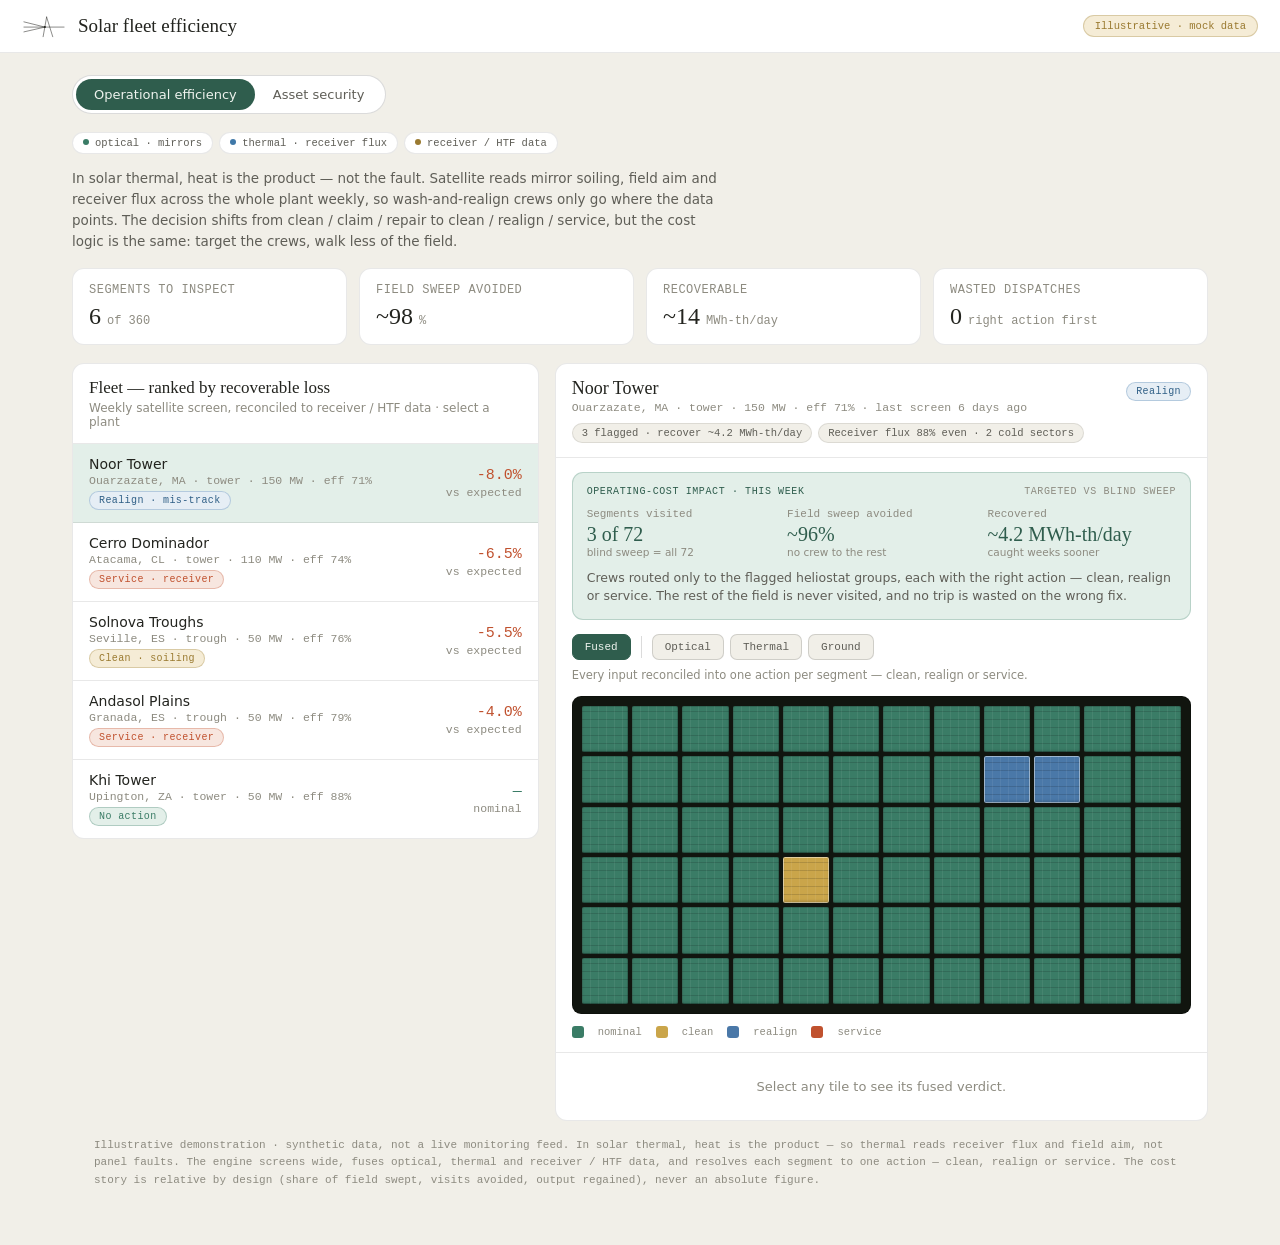
<file: aletheia-solar-fleet-demo.html>
<!DOCTYPE html>
<html lang="en">
<head>
<meta charset="utf-8">
<meta name="viewport" content="width=device-width, initial-scale=1">
<title>Aletheia — Solar fleet efficiency</title>
<style>
  :root{
    --bg:#f1efe8; --card:#ffffff; --ink:#23241f; --ink2:#5f5e57; --ink3:#8d8b80;
    --line:rgba(35,36,31,0.10); --line2:rgba(35,36,31,0.16);
    --green:#2f5d4d; --greenl:#e3efe9; --teal:#3a7c66; --gold:#9a7a30; --goldl:#f5ecd6;
    --amber:#b8923f; --red:#c0512e; --redl:#f7e6df; --blue:#3f78a8;
    --serif:Georgia,Cambria,'Times New Roman',serif;
    --mono:ui-monospace,SFMono-Regular,Menlo,Consolas,monospace;
    --sans:ui-sans-serif,system-ui,-apple-system,'Segoe UI',sans-serif;
  }
  *{box-sizing:border-box}
  body{margin:0;background:var(--bg);color:var(--ink);font-family:var(--sans);-webkit-font-smoothing:antialiased}
  .top{display:flex;align-items:center;justify-content:space-between;gap:12px;
    padding:14px 22px;background:var(--card);border-bottom:0.5px solid var(--line);flex-wrap:wrap}
  .brand{display:flex;align-items:center;gap:12px}
  .brand .nm{font-family:var(--serif);font-size:19px}
  .mock{font-family:var(--mono);font-size:10.5px;color:var(--gold);background:var(--goldl);
    border:0.5px solid rgba(154,122,48,0.3);border-radius:999px;padding:4px 11px}
  .tags{display:flex;gap:6px;flex-wrap:wrap;align-items:center;margin-bottom:14px}
  .tag{font-family:var(--mono);font-size:10.5px;color:var(--ink2);background:var(--card);
    border:0.5px solid var(--line);border-radius:999px;padding:4px 10px}
  .tag .d{display:inline-block;width:6px;height:6px;border-radius:50%;background:var(--teal);margin-right:6px;vertical-align:1px}

  .wrap{max-width:1180px;margin:0 auto;padding:22px}
  .modeseg{display:inline-flex;background:var(--card);border:0.5px solid var(--line2);border-radius:999px;padding:3px;margin-bottom:18px}
  .modebtn{appearance:none;border:none;background:transparent;font-family:var(--sans);font-size:13px;color:var(--ink2);padding:8px 18px;border-radius:999px;cursor:pointer}
  .modebtn.on{background:var(--green);color:#eef3ee}
  .lead{font-size:13.5px;color:var(--ink2);margin:0 0 16px;max-width:76ch;line-height:1.55}
  .kpis{display:grid;grid-template-columns:repeat(4,1fr);gap:12px;margin-bottom:18px}
  .kpi{background:var(--card);border:0.5px solid var(--line);border-radius:12px;padding:14px 16px}
  .kpi .l{font-size:12px;color:var(--ink3);font-family:var(--mono);text-transform:uppercase;letter-spacing:0.5px}
  .kpi .v{font-size:24px;font-family:var(--serif);margin-top:6px}
  .kpi .v small{font-size:12px;color:var(--ink3);font-family:var(--mono)}

  .main{display:grid;grid-template-columns:minmax(0,5fr) minmax(0,7fr);gap:16px;align-items:start}
  .panel{background:var(--card);border:0.5px solid var(--line);border-radius:12px;overflow:hidden}
  .ph{padding:14px 16px;border-bottom:0.5px solid var(--line)}
  .ph h2{font-family:var(--serif);font-size:17px;font-weight:400;margin:0}
  .ph p{margin:3px 0 0;font-size:12px;color:var(--ink3)}

  /* OE fleet */
  .row{display:grid;grid-template-columns:1fr auto;gap:8px;align-items:center;padding:12px 16px;border-bottom:0.5px solid var(--line);cursor:pointer;transition:background .12s}
  .row:last-child{border-bottom:none}.row:hover{background:#faf9f4}.row.sel{background:var(--greenl)}
  .row .nm{font-size:14px;font-weight:500}.row .meta{font-size:11.5px;color:var(--ink3);font-family:var(--mono);margin-top:2px}
  .row .right{text-align:right}.row .loss{font-family:var(--mono);font-size:15px;color:var(--red)}.row .loss.ok{color:var(--teal)}
  .pill{font-family:var(--mono);font-size:10px;letter-spacing:0.4px;padding:3px 9px;border-radius:999px;white-space:nowrap;display:inline-block;margin-top:4px}
  .pill.OK{color:var(--teal);background:var(--greenl);border:0.5px solid rgba(58,124,102,0.3)}
  .pill.Clean{color:var(--gold);background:var(--goldl);border:0.5px solid rgba(154,122,48,0.3)}
  .pill.Realign{color:#2f5f86;background:#e6eef5;border:0.5px solid rgba(63,120,168,0.3)}
  .pill.Service{color:var(--red);background:var(--redl);border:0.5px solid rgba(192,81,46,0.3)}
  .sitehead{padding:14px 16px;border-bottom:0.5px solid var(--line);display:flex;justify-content:space-between;align-items:flex-start;gap:10px;flex-wrap:wrap}
  .sitehead .nm{font-family:var(--serif);font-size:18px}.sitehead .meta{font-size:11.5px;color:var(--ink3);font-family:var(--mono);margin-top:2px}
  .sumchips{display:flex;gap:6px;flex-wrap:wrap;margin-top:9px}
  .sumchip{font-family:var(--mono);font-size:10.5px;color:var(--ink2);background:var(--bg);border:0.5px solid var(--line);border-radius:999px;padding:3px 9px}
  .cost{margin:14px 16px 0;padding:13px 14px;background:var(--greenl);border:0.5px solid rgba(58,124,102,0.25);border-radius:11px}
  .cost .costh{font-family:var(--mono);font-size:10px;letter-spacing:0.6px;text-transform:uppercase;color:var(--green);margin-bottom:11px;display:flex;justify-content:space-between}
  .cost .costh .vs{color:var(--ink3)}.cost3{display:grid;grid-template-columns:repeat(3,1fr);gap:12px}
  .cstat .cl{font-size:11px;color:var(--ink3);font-family:var(--mono)}.cstat .cv{font-family:var(--serif);font-size:20px;color:var(--green);margin:3px 0 1px;line-height:1.1}.cstat .cs{font-size:10.5px;color:var(--ink3)}
  .costcap{margin-top:11px;font-size:12.5px;color:var(--ink2);line-height:1.5}
  .layers{display:flex;gap:6px;padding:14px 16px 0;flex-wrap:wrap}
  .lyr{appearance:none;font-family:var(--mono);font-size:11px;color:var(--ink2);background:var(--bg);border:0.5px solid var(--line2);border-radius:7px;padding:6px 12px;cursor:pointer}
  .lyr.on{background:var(--green);color:#eef3ee;border-color:var(--green)}.lyr.ground.on{background:var(--gold);border-color:var(--gold)}.lyr.fused{font-weight:500}
  .lyrsep{width:1px;background:var(--line2);margin:2px 4px}.lyrhint{font-size:11.5px;color:var(--ink3);padding:8px 16px 0;min-height:18px}
  .gridwrap{padding:14px 16px}
  .pvframe{background:#11150f;border-radius:9px;padding:9px;border:0.5px solid rgba(0,0,0,0.25)}
  .pvgrid{display:grid;gap:4px}
  .cell{aspect-ratio:1;border-radius:2px;cursor:pointer;transition:transform .1s;display:flex;align-items:center;justify-content:center;font-family:var(--mono);font-size:9.5px;font-weight:500;color:#15160f;
    box-shadow:inset 0 0 0 1px rgba(0,0,0,0.16), inset 0 -2px 3px rgba(0,0,0,0.12);
    background-image:repeating-linear-gradient(90deg,rgba(255,255,255,0.06) 0 1px,transparent 1px 8px),repeating-linear-gradient(0deg,rgba(0,0,0,0.14) 0 1px,transparent 1px 8px)}
  .cell:hover{transform:scale(1.16);z-index:2}
  .cell.flag{box-shadow:inset 0 0 0 1px rgba(255,255,255,0.45), inset 0 -2px 3px rgba(0,0,0,0.18)}
  .cell.active{outline:2px solid #fff;outline-offset:1px;z-index:3}
  .legend{display:flex;gap:14px;flex-wrap:wrap;margin-top:12px;font-family:var(--mono);font-size:10.5px;color:var(--ink3)}
  .legend span{display:inline-flex;align-items:center;gap:6px}.sw{width:12px;height:12px;border-radius:3px}
  .verdict{border-top:0.5px solid var(--line);padding:14px 16px}
  .verdict .pre{font-family:var(--mono);font-size:10.5px;letter-spacing:0.6px;text-transform:uppercase;color:var(--ink3)}
  .verdict .fchip{float:right;font-family:var(--mono);font-size:9.5px;color:var(--teal);background:var(--greenl);border:0.5px solid rgba(58,124,102,0.3);border-radius:999px;padding:3px 9px}
  .verdict h3{font-family:var(--serif);font-weight:400;font-size:17px;margin:5px 0 10px}
  .vline{display:grid;grid-template-columns:148px 1fr;gap:10px;padding:7px 0;border-top:0.5px solid var(--line);font-size:13px}
  .vline .src{font-family:var(--mono);font-size:11px}.vsrc.opt{color:var(--teal)}.vsrc.th{color:var(--blue)}.vsrc.gr{color:var(--gold)}
  .vact{margin-top:11px;padding:11px 12px;border-radius:9px;background:var(--greenl);border:0.5px solid rgba(58,124,102,0.25);font-size:13.5px;color:var(--green)}.vact b{font-weight:500}
  .empty{padding:26px 16px;color:var(--ink3);font-size:13px;text-align:center;border-top:0.5px solid var(--line)}

  /* AS time-lapse */
  .viewer{padding:14px 16px}
  .scene-wrap{border-radius:9px;overflow:hidden;border:0.5px solid rgba(0,0,0,0.3);background:#0d0f0c;line-height:0}
  .scene-wrap svg{width:100%;height:auto;display:block}
  .caption{margin-top:12px;display:flex;align-items:baseline;gap:12px}
  .caption .yr{font-family:var(--serif);font-size:26px}
  .caption .cx{font-size:13px;color:var(--ink2)}
  .timeline{margin-top:14px;position:relative}
  .tlbar{height:2px;background:var(--line2);position:absolute;left:8px;right:8px;top:9px}
  .tlfill{height:2px;background:var(--teal);position:absolute;left:8px;top:9px;transition:width .25s}
  .ticks{display:flex;justify-content:space-between;position:relative}
  .ytick{appearance:none;border:none;background:transparent;cursor:pointer;display:flex;flex-direction:column;align-items:center;gap:6px;padding:0;flex:1}
  .ytick .dot{width:11px;height:11px;border-radius:50%;background:var(--card);border:1.5px solid var(--line2)}
  .ytick.on .dot{background:var(--teal);border-color:var(--teal)}
  .ytick.built .dot{box-shadow:0 0 0 3px rgba(154,122,48,0.25)}
  .ytick .yl{font-family:var(--mono);font-size:10.5px;color:var(--ink3)}
  .ytick.on .yl{color:var(--ink)}
  .playrow{margin-top:16px;display:flex;align-items:center;gap:12px}
  .playbtn{appearance:none;font-family:var(--mono);font-size:12px;color:#eef3ee;background:var(--green);border:none;border-radius:8px;padding:9px 16px;cursor:pointer}
  .asmock{font-family:var(--mono);font-size:10.5px;color:var(--ink3)}
  .changes{padding:6px 0}
  .chg{display:grid;grid-template-columns:54px 1fr;gap:10px;padding:11px 16px;border-bottom:0.5px solid var(--line);opacity:.4;transition:opacity .2s}
  .chg:last-child{border-bottom:none}
  .chg.shown{opacity:1}
  .chg.cur{background:var(--greenl)}
  .chg .cy{font-family:var(--mono);font-size:12px;color:var(--ink3)}
  .chg .ct{font-size:13px;color:var(--ink2);line-height:1.4}
  .chg .lv{display:inline-block;font-family:var(--mono);font-size:9.5px;letter-spacing:.4px;padding:2px 7px;border-radius:999px;margin-top:5px}
  .lv.base{color:var(--ink3);background:var(--bg);border:0.5px solid var(--line)}
  .lv.info{color:var(--teal);background:var(--greenl);border:0.5px solid rgba(58,124,102,0.3)}
  .lv.major{color:var(--gold);background:var(--goldl);border:0.5px solid rgba(154,122,48,0.3)}
  .lv.review{color:var(--red);background:var(--redl);border:0.5px solid rgba(192,81,46,0.3)}

  .note{max-width:1180px;margin:16px auto 30px;padding:0 22px;font-family:var(--mono);font-size:11px;color:var(--ink3);line-height:1.6}
  [hidden]{display:none!important}
  @media(max-width:880px){.main{grid-template-columns:1fr}.kpis{grid-template-columns:repeat(2,1fr)}}
</style>
</head>
<body>
<div class="top">
  <div class="brand">
    <svg width="44" height="24" viewBox="0 0 200 110" aria-hidden="true"><g fill="none" stroke="#23241f" stroke-width="2.4" stroke-linecap="round"><line x1="8" y1="36" x2="104" y2="60"/><line x1="8" y1="60" x2="192" y2="60"/><line x1="8" y1="82" x2="104" y2="60"/><line x1="112" y1="14" x2="96" y2="104"/><line x1="112" y1="14" x2="140" y2="104"/></g><circle cx="104" cy="60" r="4.5" fill="#23241f"/></svg>
    <div class="nm">Solar fleet efficiency</div>
  </div>
  <span class="mock">Illustrative · mock data</span>
</div>

<div class="wrap">
  <div class="modeseg" role="tablist">
    <button class="modebtn on" id="m-oe" role="tab">Operational efficiency</button>
    <button class="modebtn" id="m-as" role="tab">Asset security</button>
  </div>

  <!-- ================= OPERATIONAL EFFICIENCY ================= -->
  <section id="oe">
    <div class="tags">
      <span class="tag"><span class="d"></span>optical · mirrors</span>
      <span class="tag"><span class="d" style="background:#3f78a8"></span>thermal · receiver flux</span>
      <span class="tag"><span class="d" style="background:#9a7a30"></span>receiver / HTF data</span>
    </div>
    <p class="lead">In solar thermal, heat is the product — not the fault. Satellite reads mirror soiling, field aim and receiver flux across the whole plant weekly, so wash-and-realign crews only go where the data points. The decision shifts from clean / claim / repair to clean / realign / service, but the cost logic is the same: target the crews, walk less of the field.</p>
    <div class="kpis" id="kpis"></div>
    <div class="main">
      <div class="panel">
        <div class="ph"><h2>Fleet — ranked by recoverable loss</h2><p>Weekly satellite screen, reconciled to receiver / HTF data · select a plant</p></div>
        <div id="fleet"></div>
      </div>
      <div class="panel" id="detail"></div>
    </div>
    <div class="note" id="oenote"></div>
  </section>

  <!-- ================= ASSET SECURITY ================= -->
  <section id="as" hidden>
    <div class="tags">
      <span class="tag"><span class="d"></span>optical basemaps</span>
      <span class="tag"><span class="d" style="background:#3f78a8"></span>change detection</span>
      <span class="tag"><span class="d" style="background:#9a7a30"></span>boundary &amp; integrity</span>
    </div>
    <p class="lead">Asset security from orbit isn't a single snapshot — it's the record over time. Aletheia compares each satellite pass against the last to see what physically changed on a site: construction, footprint growth, new structures, and disturbance beyond the permitted boundary. Scrub the years, or press play, to watch this plant built out from bare land to a working solar farm — and see what the change-detection layer flags along the way.</p>
    <div class="kpis" id="asstats"></div>
    <div class="main">
      <div class="panel">
        <div class="ph"><h2>Site monitoring — build-out over time</h2><p>Kutch Solar Park · Gujarat, IN · annual satellite basemaps, 2018–2025</p></div>
        <div class="viewer">
          <div class="scene-wrap" id="scene"></div>
          <div class="caption"><span class="yr" id="ascapyr"></span><span class="cx" id="ascaptx"></span></div>
          <div class="timeline">
            <div class="tlbar"></div><div class="tlfill" id="tlfill"></div>
            <div class="ticks" id="ticks"></div>
          </div>
          <div class="playrow"><button class="playbtn" id="play">▶ Play 2018 → 2025</button><span class="asmock">illustrative · synthetic imagery, not a real basemap</span></div>
        </div>
      </div>
      <div class="panel">
        <div class="ph"><h2>Detected changes</h2><p>Automated change detection vs the previous pass</p></div>
        <div class="changes" id="changes"></div>
      </div>
    </div>
    <div class="note">Illustrative demonstration · the imagery is a stylised, synthetic reconstruction, not a real satellite basemap. The product is the change-detection logic — comparing each pass to the last, quantifying footprint growth, and flagging structures or disturbance that don't match the record. In production this runs on licensed annual basemaps; every flag is human-verified before it drives a response, and high-stakes calls are confirmed against ground truth.</div>
  </section>
</div>

<script>
/* ---------------- OPERATIONAL EFFICIENCY (solar-thermal fleet) ---------------- */
function rng(seed){return function(){seed|=0;seed=seed+0x6D2B79F5|0;let t=Math.imul(seed^seed>>>15,1|seed);t=t+Math.imul(t^t>>>7,61|t)^t;return ((t^t>>>14)>>>0)/4294967296;};}
const SITES=[
  {id:'noor',name:'Noor Tower',loc:'Ouarzazate, MA',type:'tower',mw:150,pr:71,loss:8.0,cause:'mis-track',status:'Realign',recover:'~4.2 MWh-th/day',seed:101,extra:'Receiver flux 88% even · 2 cold sectors',
    flags:{ '20':{cause:'mistrack',action:'Realign',label:'Heliostat group H-21',dev:-14,kwh:'recover ~2.1 MWh-th/day (with H-22)',opt:'Mirrors clean — canting / aim looks off',th:'Cold sector on the receiver — energy landing off-target',gr:'Receiver flux 6% below expected on this cluster',act:'Realign / recalibrate tracking. This is not a wash.'},
            '21':{cause:'mistrack',action:'Realign',label:'Heliostat group H-22',dev:-11,kwh:'recover with H-21',opt:'Clean mirrors',th:'Adjacent cold sector on receiver',gr:'Flux down, same cluster',act:'Recalibrate tracking together with H-21.'},
            '40':{cause:'soiling',action:'Clean',label:'Heliostat group H-41',dev:-7,kwh:'recover ~1.4 MWh-th/day',opt:'Visible dust film across the mirrors',th:'Mild uniform flux drop',gr:'Reflectance down ~7%',act:'Wash the mirror group.'} } },
  {id:'cerro',name:'Cerro Dominador',loc:'Atacama, CL',type:'tower',mw:110,pr:74,loss:6.5,cause:'receiver',status:'Service',recover:'protect receiver',seed:117,extra:'Receiver hotspot · north panel',
    flags:{ '15':{cause:'receiver',action:'Service',label:'Receiver panel R-N',dev:-22,kwh:'protect receiver · restore output',opt:'Field looks clean and well aimed',th:'Sharp hotspot on the receiver structure',gr:'Receiver metal temperature above safe band',act:'Service — inspect tubes; defocus the affected heliostats now.'} } },
  {id:'solnova',name:'Solnova Troughs',loc:'Seville, ES',type:'trough',mw:50,pr:76,loss:5.5,cause:'soiling',status:'Clean',recover:'~1.6 MWh-th/day',seed:131,extra:'HTF outlet near setpoint',
    flags:{ '28':{cause:'soiling',action:'Clean',label:'Collector loop L-29',dev:-9,kwh:'recover ~1.6 MWh-th/day',opt:'Dust on the trough mirrors, full row',th:'HTF outlet cooler along the loop',gr:'Loop outlet 9°C below setpoint',act:'Wash the loop mirrors.'} } },
  {id:'andasol',name:'Andasol Plains',loc:'Granada, ES',type:'trough',mw:50,pr:79,loss:4.0,cause:'receiver',status:'Service',recover:'restore loop',seed:148,extra:'HTF joint suspected · L-12',
    flags:{ '11':{cause:'receiver',action:'Service',label:'Collector loop L-12',dev:-12,kwh:'restore loop output',opt:'Mirrors clean',th:'Cold break mid-loop — fluid not heating past the joint',gr:'Loop outlet flat despite full irradiance',act:'Service — inspect HTF joint / vacuum loss on the receiver tube.'} } },
  {id:'khi',name:'Khi Tower',loc:'Upington, ZA',type:'tower',mw:50,pr:88,loss:1.8,cause:'none material',status:'OK',recover:'—',seed:160,extra:'Receiver flux even',flags:{}}
];
const GW=12, GH=6, N=GW*GH;
SITES.forEach(function(s){
  const r=rng(s.seed); const cells=[];
  for(let i=0;i<N;i++){ cells.push({perf:0.92+r()*0.07, dev:-2+r()*3, flag:null}); }
  Object.keys(s.flags).forEach(function(k){
    const i=+k, f=s.flags[k]; cells[i].flag=f; cells[i].dev=f.dev;
    cells[i].perf = f.cause==='receiver'?0.5+r()*0.1 : f.cause==='mistrack'?0.7+r()*0.05 : 0.74+r()*0.05;
  });
  s.cells=cells;
});
let layer='fused', curSite=null, curCell=null;
const totalSeg=SITES.length*N, flaggedSeg=SITES.reduce((a,s)=>a+s.cells.filter(c=>c.flag).length,0), avoided=Math.round((1-flaggedSeg/totalSeg)*100);
document.getElementById('kpis').innerHTML=
  kpi('Segments to inspect',flaggedSeg+' <small>of '+totalSeg+'</small>')+kpi('Field sweep avoided','~'+avoided+' <small>%</small>')+
  kpi('Recoverable','~14 <small>MWh-th/day</small>')+kpi('Wasted dispatches','0 <small>right action first</small>');
function kpi(l,v){return '<div class="kpi"><div class="l">'+l+'</div><div class="v">'+v+'</div></div>';}
const ranked=[...SITES].sort((a,b)=>b.loss-a.loss);
document.getElementById('fleet').innerHTML=ranked.map(function(s){
  const ok=s.status==='OK';
  return '<div class="row" data-id="'+s.id+'"><div><div class="nm">'+s.name+'</div><div class="meta">'+s.loc+' · '+s.type+' · '+s.mw+' MW · eff '+s.pr+'%</div>'+
    '<span class="pill '+s.status+'">'+(ok?'No action':s.status+' · '+s.cause)+'</span></div>'+
    '<div class="right"><div class="loss'+(ok?' ok':'')+'">'+(ok?'\u2014':'-'+s.loss.toFixed(1)+'%')+'</div><div class="meta">'+(ok?'nominal':'vs expected')+'</div></div></div>';
}).join('');
document.querySelectorAll('#fleet .row').forEach(r=>r.onclick=function(){selectSite(r.dataset.id);});
function colorFor(c){
  if(layer==='fused'){ if(!c.flag) return '#3a7c66'; const x=c.flag.cause; return x==='soiling'?'#caa54a':x==='mistrack'?'#4a78a8':'#c0512e'; }
  if(layer==='optical'){ if(!c.flag) return '#3b5566'; const x=c.flag.cause; return x==='soiling'?'#caa54a':x==='mistrack'?'#6a86a0':'#3b5566'; }
  if(layer==='thermal'){ if(!c.flag) return '#3a7c66'; const x=c.flag.cause; return x==='soiling'?'#caa54a':x==='mistrack'?'#5b8fc4':'#c0512e'; }
  const d=c.dev; return d>=-2?'#3a7c66':d>=-5?'#e7d39a':d>=-10?'#caa54a':d>=-20?'#cf7a3a':'#c0512e';
}
function cellVal(c){ if(layer!=='ground') return ''; if(c.dev<=-50) return 'OFF'; if(c.dev<=-4) return '\u2212'+Math.abs(Math.round(c.dev)); return ''; }
const LAYERS=['fused','optical','thermal','ground'];
const LLABEL={fused:'Fused',optical:'Optical',thermal:'Thermal',ground:'Ground'};
const HINT={fused:'Every input reconciled into one action per segment — clean, realign or service.',
  optical:'Optical sees mirror soiling and gross mis-alignment across the field.',
  thermal:'Thermal reads <em>receiver flux and aim</em> — an even, intense target means the field is hitting its mark; cold patches mean mirrors missing it.',
  ground:'Receiver / HTF temperature vs expected — the thermal truth that <em>proves</em> the picture.'};
function cstat(l,v,s){return '<div class="cstat"><div class="cl">'+l+'</div><div class="cv">'+v+'</div><div class="cs">'+s+'</div></div>';}
function costHTML(s,fN){
  const pctVisit=Math.round(fN/N*100), av=100-pctVisit; const unit=s.type==='trough'?'loops':'heliostat groups';
  const visited=fN? fN+' of '+N:'0 of '+N; const recov=fN? s.recover:'none lost';
  const cap=fN? 'Crews routed only to the flagged '+unit+', each with the right action — clean, realign or service. The rest of the field is never visited, and no trip is wasted on the wrong fix.'
    : 'The weekly satellite screen clears the plant — a full blind sweep avoided this cycle, zero truck-rolls, nothing to recover.';
  return '<div class="cost"><div class="costh"><span>Operating-cost impact · this week</span><span class="vs">targeted vs blind sweep</span></div>'+
    '<div class="cost3">'+cstat('Segments visited',visited,'blind sweep = all '+N)+cstat('Field sweep avoided','~'+av+'%','no crew to the rest')+
    cstat('Recovered',recov,fN?'caught weeks sooner':'screen clears it')+'</div><div class="costcap">'+cap+'</div></div>';
}
function selectSite(id){ curSite=SITES.find(s=>s.id===id); curCell=null;
  document.querySelectorAll('#fleet .row').forEach(r=>r.classList.toggle('sel',r.dataset.id===id)); renderDetail(); }
function renderDetail(){
  const s=curSite, fN=s.cells.filter(c=>c.flag).length;
  const chips='<span class="sumchip">'+(fN? fN+' flagged · recover '+s.recover:'all nominal · no action')+'</span>'+(s.extra?'<span class="sumchip">'+s.extra+'</span>':'');
  const lyrs=LAYERS.map(function(l,idx){ const sep=(idx===1)?'<div class="lyrsep"></div>':''; const extra=(l==='fused'?'fused':l==='ground'?'ground':'');
    return sep+'<button class="lyr '+extra+(layer===l?' on':'')+'" data-l="'+l+'">'+LLABEL[l]+'</button>'; }).join('');
  document.getElementById('detail').innerHTML=
    '<div class="sitehead"><div><div class="nm">'+s.name+'</div><div class="meta">'+s.loc+' · '+s.type+' · '+s.mw+' MW · eff '+s.pr+'% · last screen 6 days ago</div>'+
      '<div class="sumchips">'+chips+'</div></div><span class="pill '+s.status+'">'+(s.status==='OK'?'No action':s.status)+'</span></div>'+
    costHTML(s,fN)+'<div class="layers">'+lyrs+'</div><div class="lyrhint" id="hint"></div>'+
    '<div class="gridwrap"><div class="pvframe"><div class="pvgrid" id="pv" style="grid-template-columns:repeat('+GW+',1fr)"></div></div><div class="legend" id="legend"></div></div><div id="vbox"></div>';
  document.querySelectorAll('#detail .lyr').forEach(b=>b.onclick=function(){layer=b.dataset.l;paintGrid();});
  paintGrid(); renderVerdict();
}
function paintGrid(){
  document.querySelectorAll('#detail .lyr').forEach(b=>b.classList.toggle('on',b.dataset.l===layer));
  document.getElementById('hint').innerHTML=HINT[layer];
  const pv=document.getElementById('pv');
  pv.innerHTML=curSite.cells.map(function(c,i){ return '<div class="cell'+(c.flag?' flag':'')+(curCell===i?' active':'')+'" data-i="'+i+'" style="background-color:'+colorFor(c)+'">'+cellVal(c)+'</div>'; }).join('');
  pv.querySelectorAll('.cell').forEach(el=>el.onclick=function(){curCell=+el.dataset.i;paintGrid();renderVerdict();});
  document.getElementById('legend').innerHTML=legendFor();
}
function legendFor(){
  if(layer==='fused') return sw('#3a7c66')+'nominal '+sw('#caa54a')+'clean '+sw('#4a78a8')+'realign '+sw('#c0512e')+'service';
  if(layer==='optical') return sw('#3b5566')+'clean mirrors '+sw('#caa54a')+'soiled '+sw('#6a86a0')+'aim suspect';
  if(layer==='thermal') return sw('#3a7c66')+'on-target flux '+sw('#5b8fc4')+'cold / off-aim '+sw('#c0512e')+'receiver hot';
  return sw('#3a7c66')+'at expected '+sw('#caa54a')+'down '+sw('#cf7a3a')+'down hard '+sw('#c0512e')+'critical · numbers = % below';
}
function sw(c){return '<span><span class="sw" style="background:'+c+'"></span></span>';}
function renderVerdict(){
  const v=document.getElementById('vbox');
  if(curCell===null){v.innerHTML='<div class="empty">Select any tile to see its fused verdict.</div>';return;}
  const c=curSite.cells[curCell];
  if(!c.flag){v.innerHTML='<div class="verdict"><div class="pre">'+segName(curCell)+'</div><h3>Nominal — performing to expectation.</h3><div class="vline"><span class="src vsrc gr">receiver / HTF</span><span>Within tolerance of expected output.</span></div></div>';return;}
  const f=c.flag;
  v.innerHTML='<div class="verdict"><span class="fchip">fused · 3 sources agree</span><div class="pre">Fused verdict · '+f.label+'</div><h3>'+causeTitle(f.cause)+'</h3>'+
    vline('opt','optical · mirror',f.opt)+vline('th','thermal · receiver & aim',f.th)+vline('gr','receiver/HTF · output',f.gr)+
    '<div class="vact"><b>'+f.action+'.</b> '+f.act+'<div style="margin-top:5px;font-family:var(--mono);font-size:11px;color:#2f5d4d">\u2192 '+f.kwh+'</div></div></div>';
}
function vline(cls,src,txt){return '<div class="vline"><span class="src vsrc '+cls+'">'+src+'</span><span>'+txt+'</span></div>';}
function causeTitle(c){ return c==='soiling'?'Soiling — clean it.':c==='mistrack'?'Mis-tracking — realign it.':'Receiver / HTF — service it.'; }
function segName(i){ const rc=String.fromCharCode(65+Math.floor(i/GW))+'-'+String((i%GW)+1).padStart(2,'0'); return (curSite.type==='trough'?'Loop ':'Heliostat ')+rc; }
selectSite('noor');
document.getElementById('oenote').textContent='Illustrative demonstration · synthetic data, not a live monitoring feed. In solar thermal, heat is the product — so thermal reads receiver flux and field aim, not panel faults. The engine screens wide, fuses optical, thermal and receiver / HTF data, and resolves each segment to one action — clean, realign or service. The cost story is relative by design (share of field swept, visits avoided, output regained), never an absolute figure.';

/* ---------------- ASSET SECURITY (build-out time-lapse) ---------------- */
var AS_YEARS=[2018,2019,2020,2021,2022,2023,2024,2025];
var AS_FRAC =[0,    0,   0.10, 0.55, 0.90, 1.0,  1.0,  1.0];
var AS_CAP=['Undeveloped parcel — baseline imagery.','Site grading and access roads appear.','Mounting structures going in — first rows.',
  'Array energised — roughly 55% installed.','Near-complete — about 90% coverage.','Full build-out; substation online.',
  'Battery storage enclosure added.','New disturbance beyond the mapped boundary — flagged to verify.'];
var AS_CHG=[{t:'Baseline established · undeveloped parcel',l:'base'},{t:'Ground disturbance · grading + access road',l:'info'},
  {t:'Vertical structures · mounting frames detected',l:'info'},{t:'Rapid footprint growth · array ~55%, energised',l:'major'},
  {t:'Continued build-out · ~90% coverage',l:'info'},{t:'Build-out complete · substation online',l:'info'},
  {t:'New structure · battery storage enclosure',l:'info'},{t:'Disturbance beyond mapped boundary · verify',l:'review'}];
var AS_TOTAL=240, AS_COLS=20, AS_ROWS=12;
var asIdx=0, asTimer=null;

function asScene(idx){
  var f=AS_FRAC[idx], yr=AS_YEARS[idx], site=idx>=1;
  var x0=70,y0=120,w=500,h=270, cw=w/AS_COLS, ch=h/AS_ROWS;
  var built=Math.round(f*AS_TOTAL);
  var s='<svg viewBox="0 0 640 480" xmlns="http://www.w3.org/2000/svg">';
  s+='<defs><pattern id="grain" width="4" height="4" patternUnits="userSpaceOnUse"><circle cx="1" cy="1" r="0.5" fill="rgba(255,255,255,0.04)"/></pattern></defs>';
  // terrain
  s+='<rect x="0" y="0" width="640" height="480" fill="#9c9067"/>';
  s+='<rect x="0" y="0" width="640" height="480" fill="#8f8459" opacity="0.5"/>';
  // scrub patches
  s+='<circle cx="120" cy="60" r="28" fill="#827749" opacity="0.5"/><circle cx="540" cy="430" r="34" fill="#827749" opacity="0.45"/><circle cx="600" cy="90" r="22" fill="#827749" opacity="0.4"/>';
  if(site){
    // access road
    s+='<rect x="0" y="238" width="70" height="14" fill="#c7b98f"/>';
    // graded pad
    s+='<rect x="'+(x0-6)+'" y="'+(y0-6)+'" width="'+(w+12)+'" height="'+(h+12)+'" rx="3" fill="#cdbf99"/>';
    // perimeter fence
    s+='<rect x="'+(x0-12)+'" y="'+(y0-12)+'" width="'+(w+24)+'" height="'+(h+24)+'" rx="4" fill="none" stroke="#6b6450" stroke-width="1.5" stroke-dasharray="6 4"/>';
  }
  // panels (row-major fill)
  if(built>0){
    var n=0;
    for(var r=0;r<AS_ROWS && n<built;r++){
      for(var c=0;c<AS_COLS && n<built;c++){
        var px=x0+c*cw, py=y0+r*ch;
        s+='<rect x="'+(px+1).toFixed(1)+'" y="'+(py+1).toFixed(1)+'" width="'+(cw-2).toFixed(1)+'" height="'+(ch-2).toFixed(1)+'" fill="#243441" stroke="rgba(120,150,170,0.25)" stroke-width="0.5"/>';
        s+='<rect x="'+(px+1).toFixed(1)+'" y="'+(py+1).toFixed(1)+'" width="'+(cw-2).toFixed(1)+'" height="2" fill="rgba(150,180,200,0.3)"/>';
        n++;
      }
    }
  }
  // substation 2023+
  if(yr>=2023){ s+='<rect x="586" y="120" width="34" height="30" fill="#8c8c8c" stroke="#5a5a5a"/><line x1="586" y1="130" x2="620" y2="130" stroke="#5a5a5a" stroke-width="0.6"/><line x1="586" y1="140" x2="620" y2="140" stroke="#5a5a5a" stroke-width="0.6"/>'; }
  // battery 2024+
  if(yr>=2024){ s+='<rect x="586" y="158" width="34" height="20" fill="#4f6072"/>'; }
  // phase-2 beyond boundary 2025
  if(yr>=2025){
    s+='<rect x="70" y="412" width="200" height="52" rx="3" fill="none" stroke="#c0512e" stroke-width="1.6" stroke-dasharray="5 4"/>';
    for(var pr=0;pr<2;pr++){ for(var pc=0;pc<8;pc++){ s+='<rect x="'+(78+pc*22)+'" y="'+(420+pr*22)+'" width="18" height="18" fill="#243441" opacity="0.85"/>'; } }
    s+='<text x="74" y="408" font-family="ui-monospace,monospace" font-size="11" fill="#c0512e">flagged · outside mapped boundary</text>';
  }
  // grain + compass + scale
  s+='<rect x="0" y="0" width="640" height="480" fill="url(#grain)"/>';
  s+='<g opacity="0.8"><line x1="610" y1="455" x2="610" y2="435" stroke="#eee" stroke-width="1.5"/><path d="M606 440 L610 433 L614 440 Z" fill="#eee"/><text x="603" y="470" font-family="ui-monospace,monospace" font-size="10" fill="#eee">N</text></g>';
  s+='<g opacity="0.75"><rect x="30" y="452" width="60" height="3" fill="#eee"/><text x="30" y="448" font-family="ui-monospace,monospace" font-size="9" fill="#eee">1 km</text></g>';
  s+='<text x="30" y="34" font-family="ui-monospace,monospace" font-size="13" fill="#f3efe6">'+yr+' · Kutch Solar Park</text>';
  s+='</svg>';
  return s;
}
function asKpi(l,v){return '<div class="kpi"><div class="l">'+l+'</div><div class="v">'+v+'</div></div>';}
function asRenderStats(idx){
  var pct=Math.round(AS_FRAC[idx]*100); var flags=idx>=7?1:0;
  document.getElementById('asstats').innerHTML=
    asKpi('Monitored since','2018 <small>annual</small>')+asKpi('Plant energised','2021')+
    asKpi('Build coverage',pct+' <small>%</small>')+asKpi('Open flags',flags+' <small>'+(flags?'verify':'none')+'</small>');
}
function asRenderChanges(idx){
  document.getElementById('changes').innerHTML=AS_CHG.map(function(ch,i){
    var cls='chg'+(i<=idx?' shown':'')+(i===idx?' cur':'');
    return '<div class="'+cls+'"><div class="cy">'+AS_YEARS[i]+'</div><div><div class="ct">'+ch.t+'</div><span class="lv '+ch.l+'">'+ch.l+'</span></div></div>';
  }).join('');
}
function asTicks(){
  document.getElementById('ticks').innerHTML=AS_YEARS.map(function(y,i){
    return '<button class="ytick'+(y===2021?' built':'')+'" data-i="'+i+'"><span class="dot"></span><span class="yl">'+y+'</span></button>';
  }).join('');
  document.querySelectorAll('.ytick').forEach(b=>b.onclick=function(){asStop();asSet(+b.dataset.i);});
}
function asSet(idx){
  asIdx=idx;
  document.getElementById('scene').innerHTML=asScene(idx);
  document.getElementById('ascapyr').textContent=AS_YEARS[idx];
  document.getElementById('ascaptx').textContent=AS_CAP[idx];
  document.getElementById('tlfill').style.width=(idx/(AS_YEARS.length-1)*100)+'%';
  document.querySelectorAll('.ytick').forEach(function(b){b.classList.toggle('on',+b.dataset.i===idx);});
  asRenderStats(idx); asRenderChanges(idx);
}
function asStop(){ if(asTimer){clearInterval(asTimer);asTimer=null;} document.getElementById('play').textContent='\u25B6 Play 2018 \u2192 2025'; }
function asPlay(){
  if(asTimer){asStop();return;}
  if(asIdx>=AS_YEARS.length-1) asSet(0);
  document.getElementById('play').textContent='\u275A\u275A Pause';
  asTimer=setInterval(function(){ if(asIdx>=AS_YEARS.length-1){asStop();return;} asSet(asIdx+1); },950);
}
asTicks(); asSet(0);
document.getElementById('play').onclick=asPlay;

/* ---------------- TOGGLE ---------------- */
function showMode(m){
  document.getElementById('oe').hidden=(m!=='oe');
  document.getElementById('as').hidden=(m!=='as');
  document.getElementById('m-oe').classList.toggle('on',m==='oe');
  document.getElementById('m-as').classList.toggle('on',m==='as');
  if(m!=='as') asStop();
}
document.getElementById('m-oe').onclick=function(){showMode('oe');};
document.getElementById('m-as').onclick=function(){showMode('as');};
</script>
</body>
</html>
</file>
